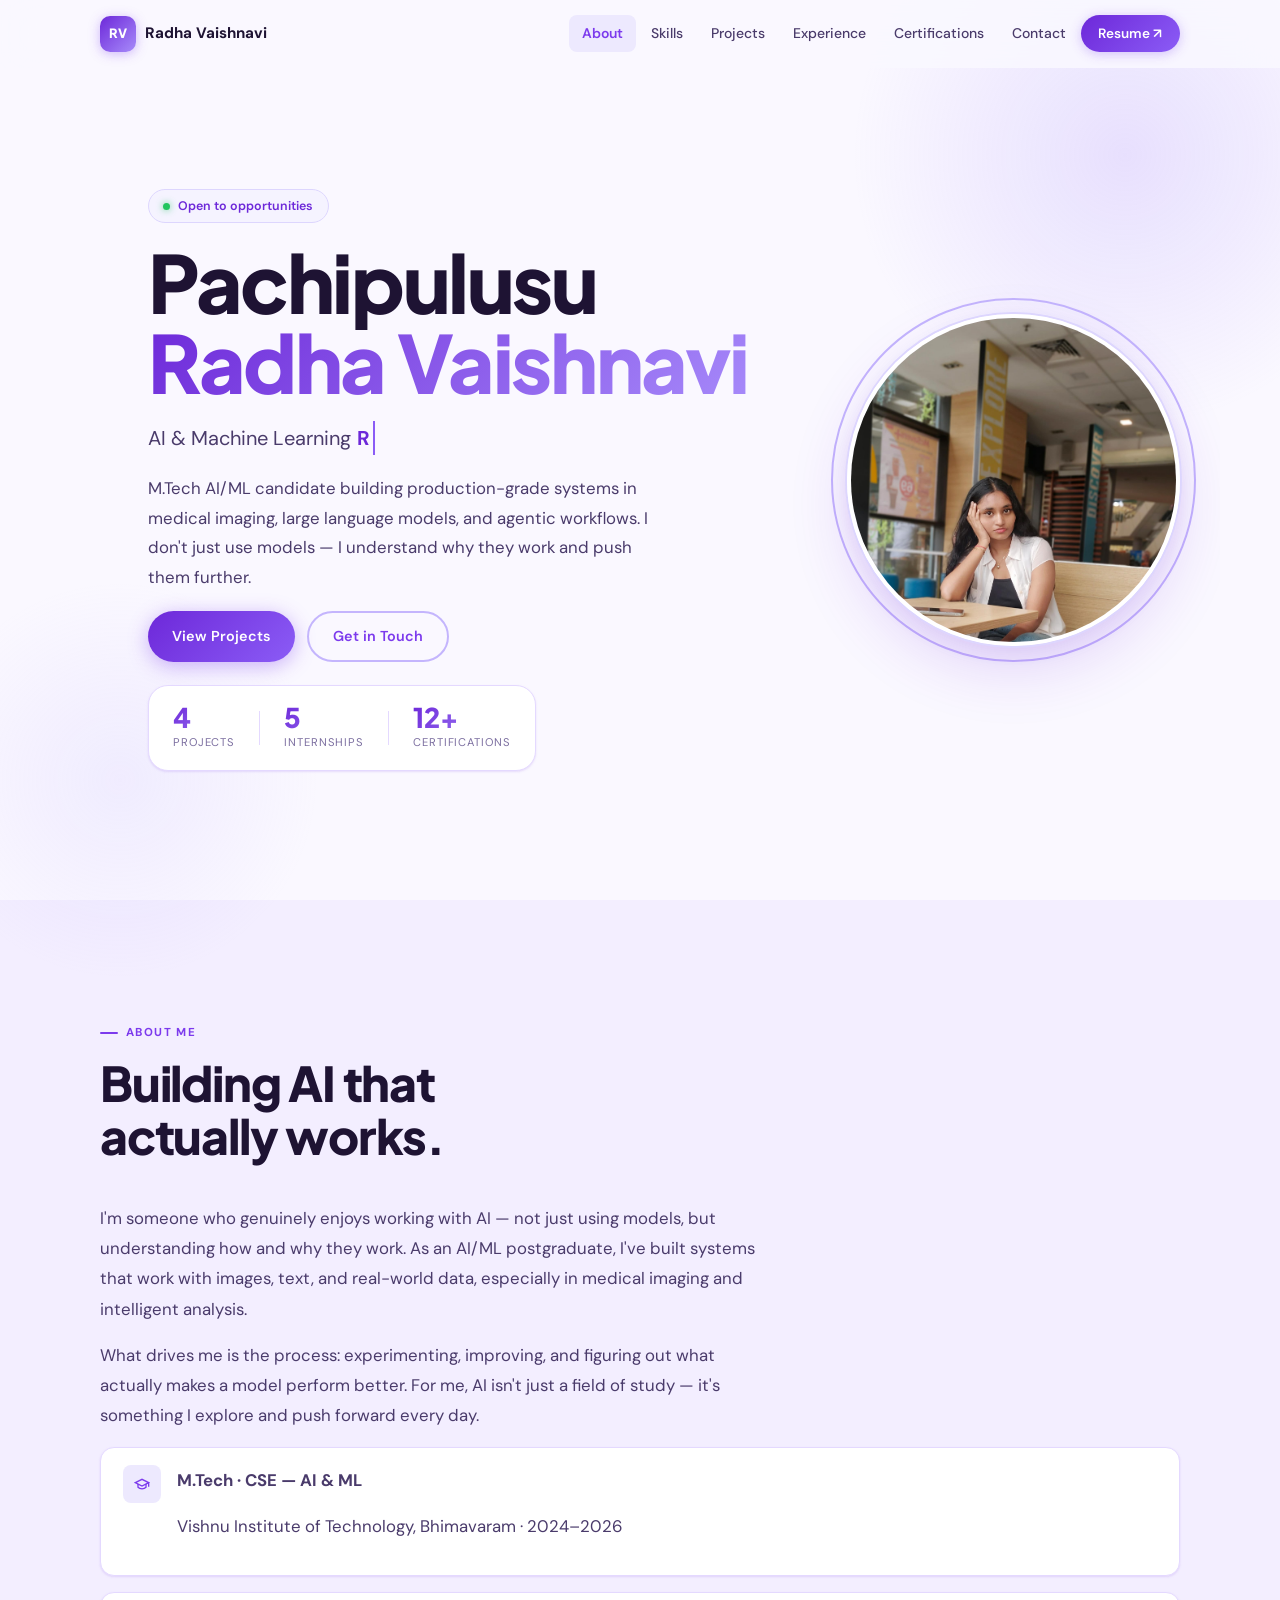
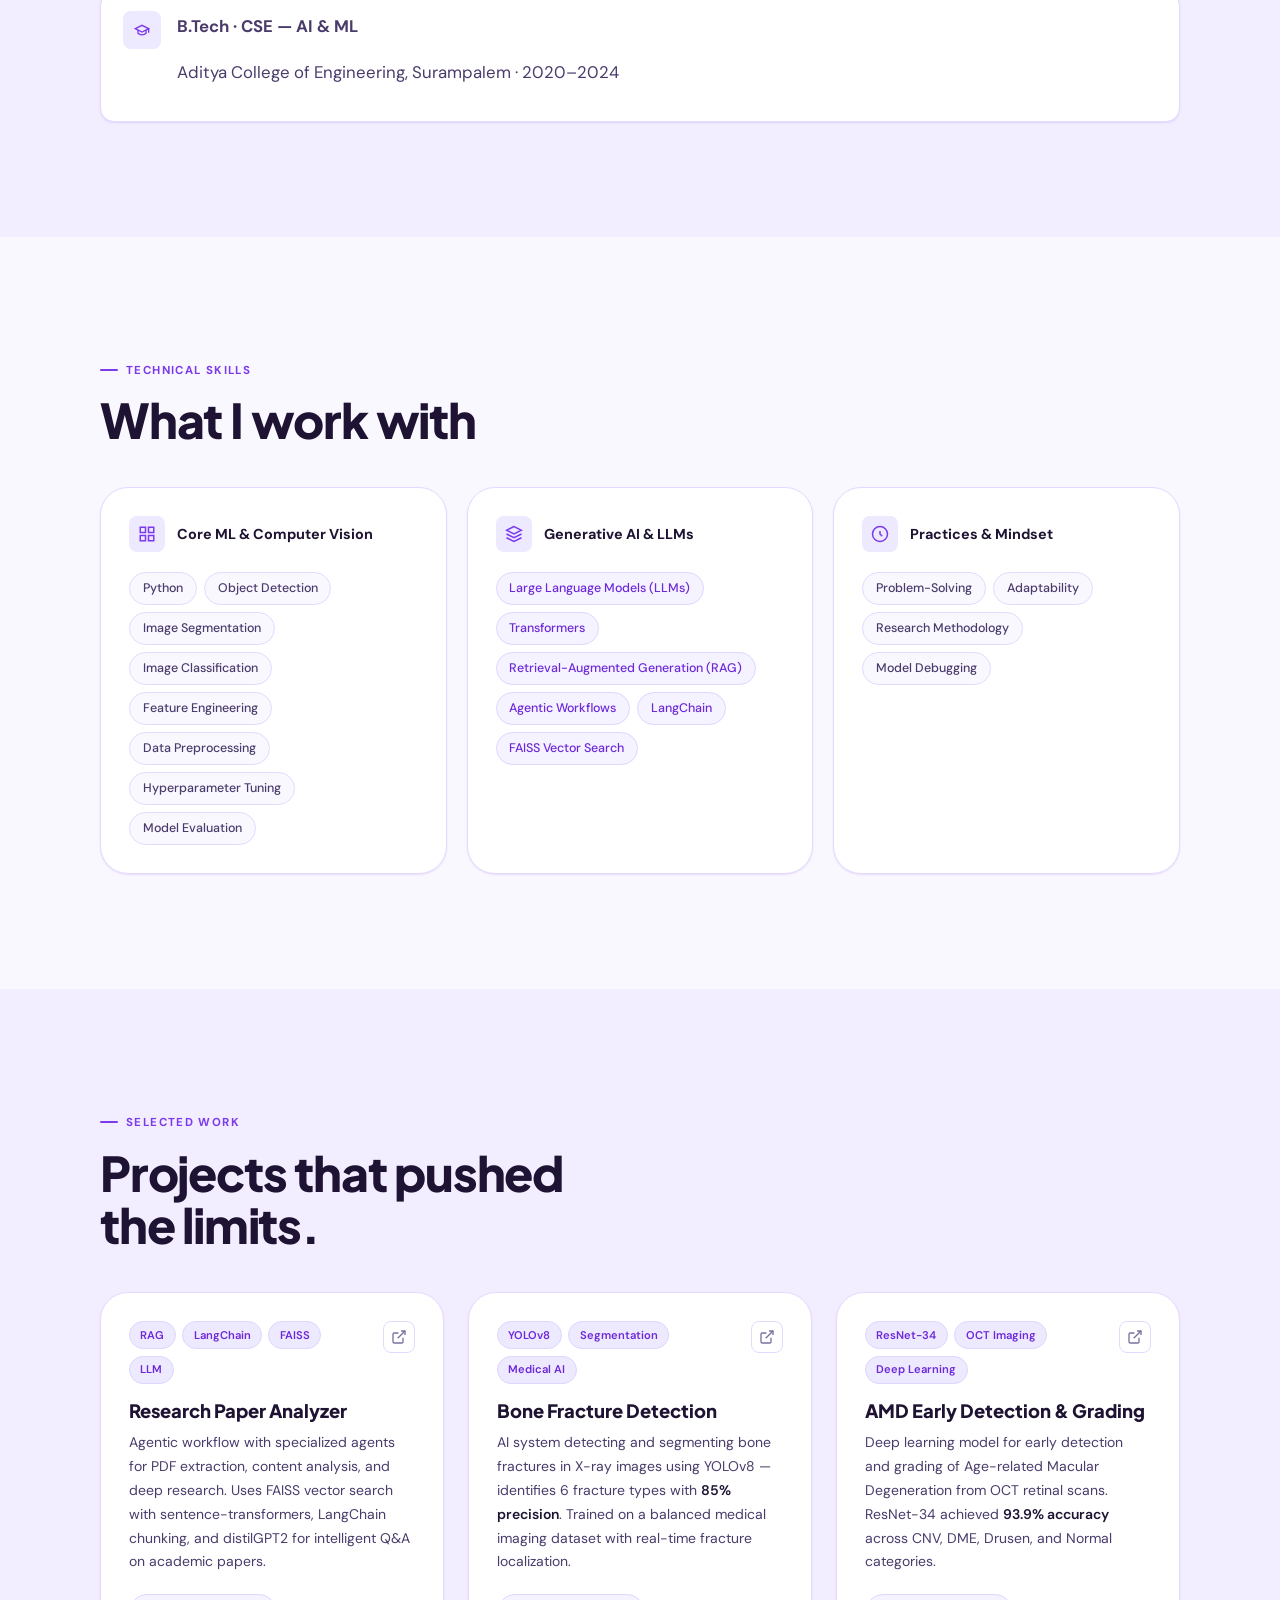
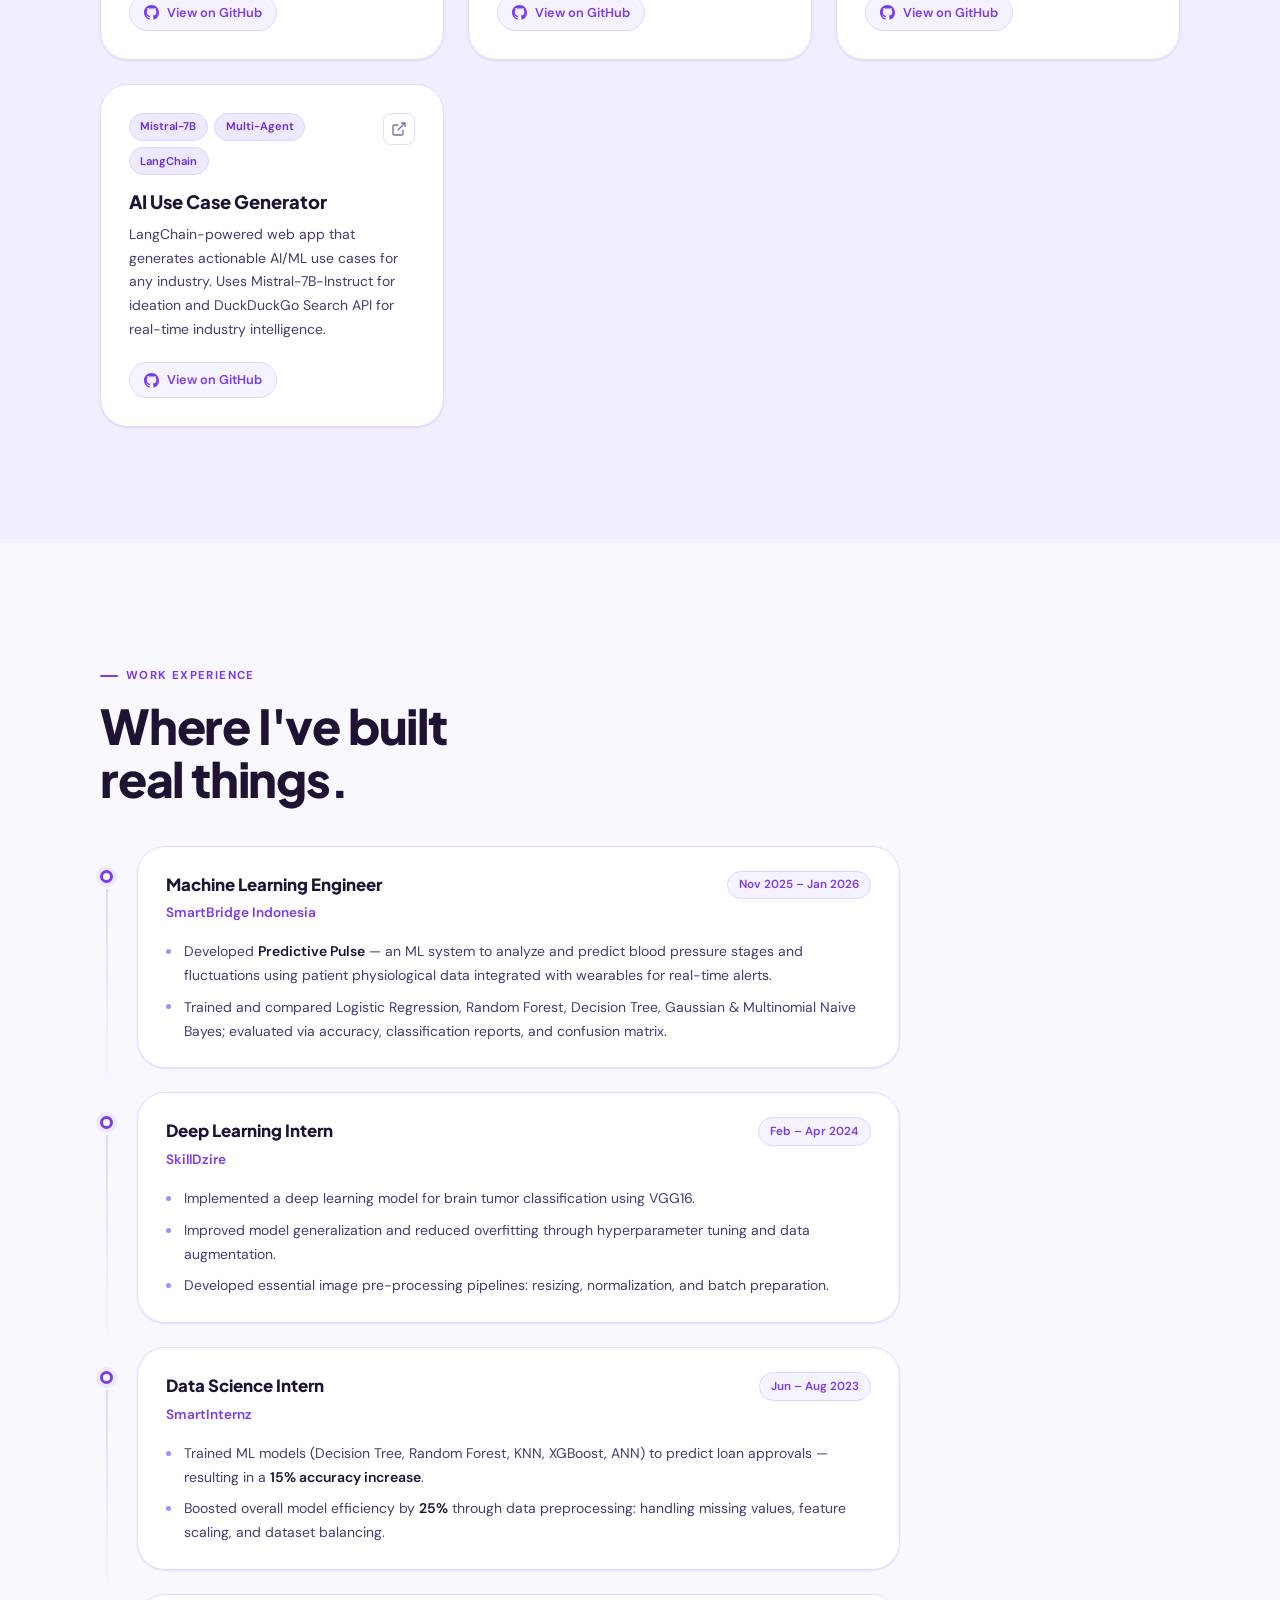
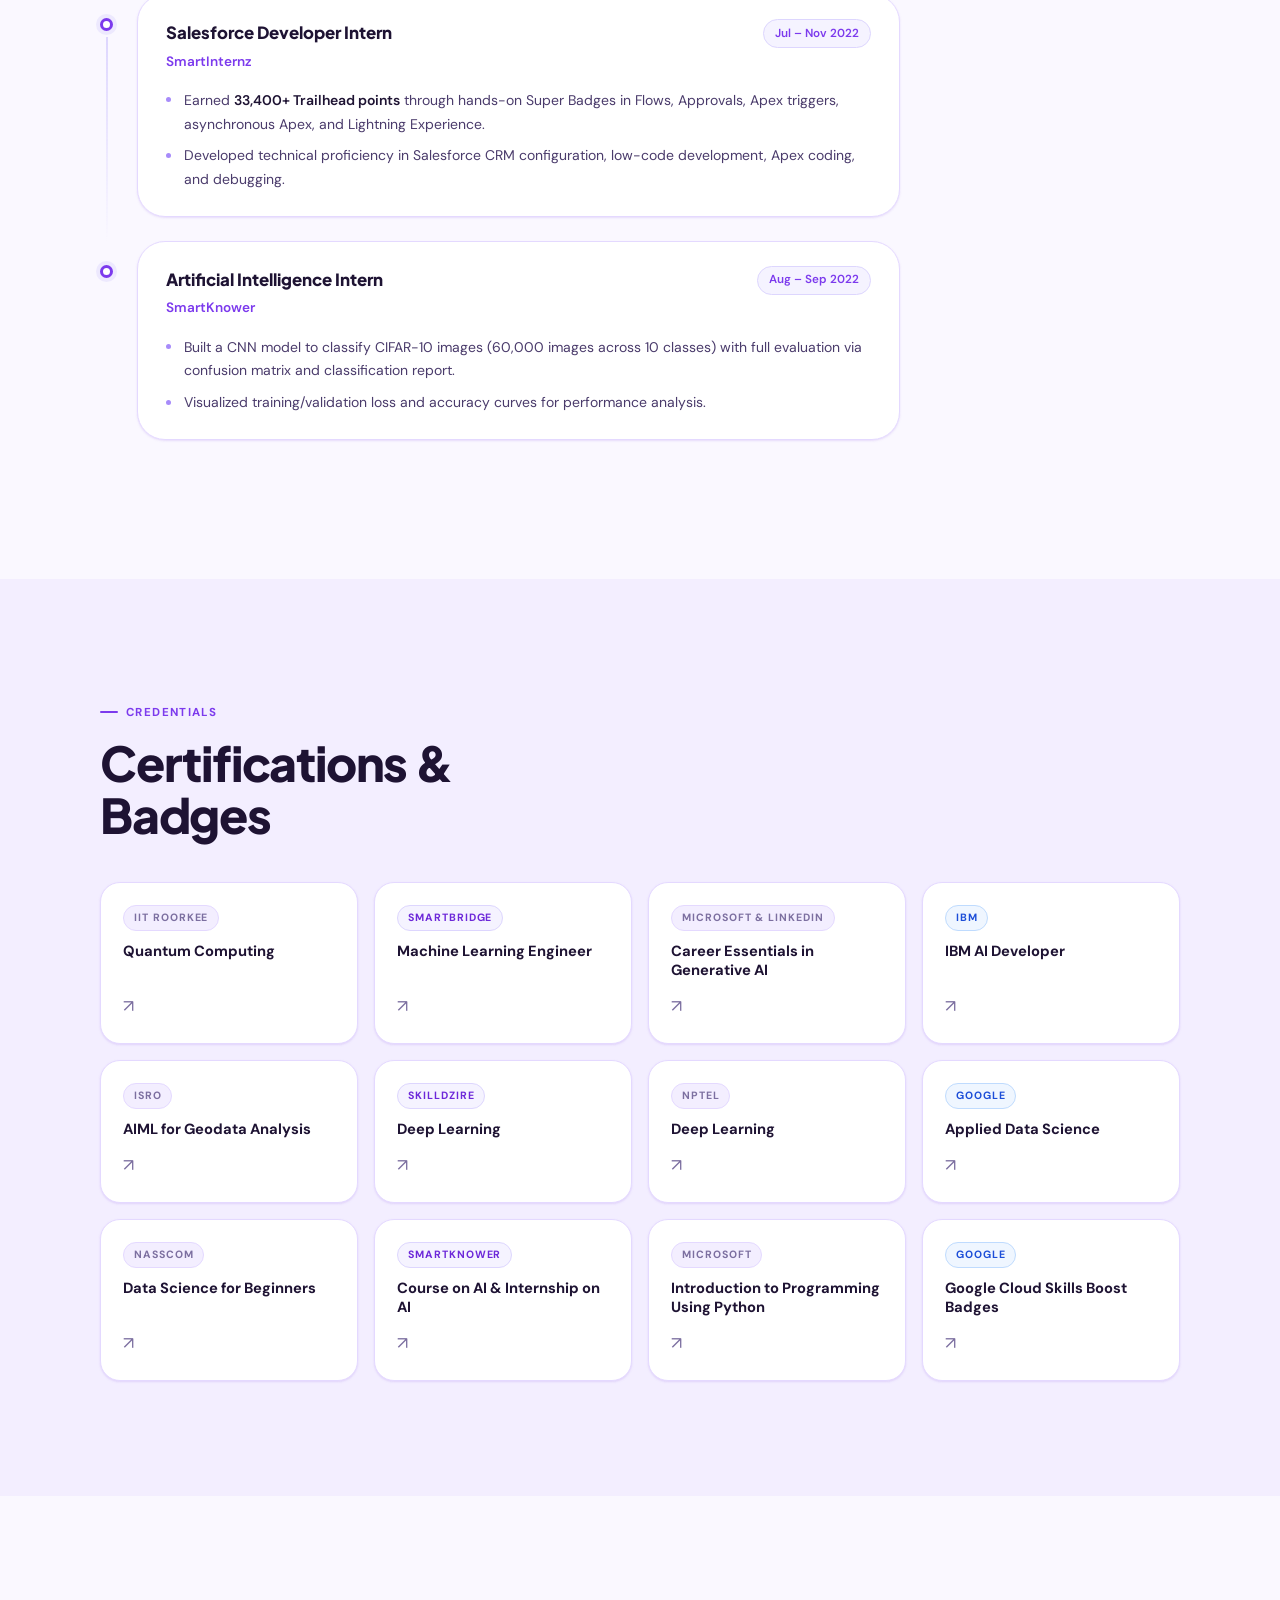
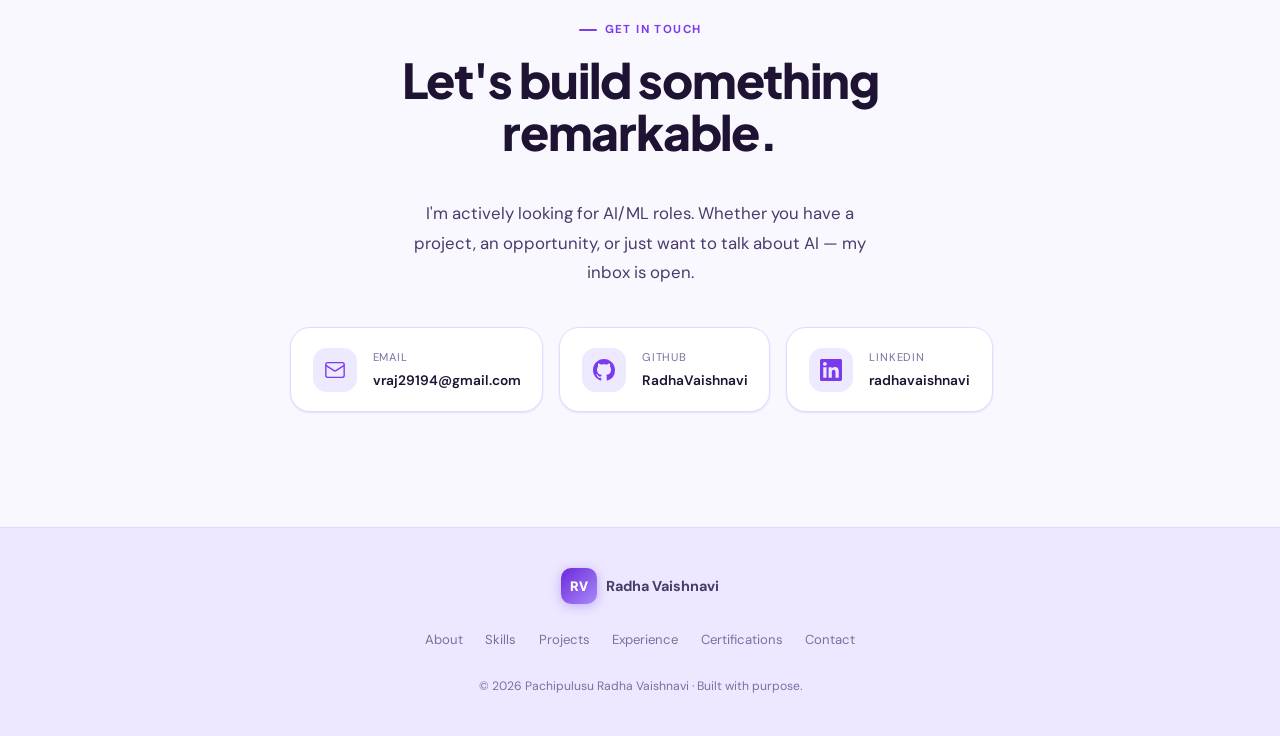
<file: index.html>
<!DOCTYPE html>
<html lang="en">
<head>
  <meta charset="UTF-8" />
  <meta name="viewport" content="width=device-width, initial-scale=1.0" />
  <meta name="description" content="Pachipulusu Radha Vaishnavi — AI & Machine Learning Engineer specializing in medical imaging, LLMs, RAG, and agentic workflows." />
  <title>Radha Vaishnavi · AI/ML Engineer</title>
  <link rel="preconnect" href="https://fonts.googleapis.com" />
  <link rel="preconnect" href="https://fonts.gstatic.com" crossorigin />
  <link href="https://fonts.googleapis.com/css2?family=Plus+Jakarta+Sans:wght@400;500;600;700;800&family=DM+Sans:ital,opsz,wght@0,9..40,300;0,9..40,400;0,9..40,500;0,9..40,600;1,9..40,400&display=swap" rel="stylesheet" />
  <link rel="stylesheet" href="styles.css" />
</head>
<body>

  <!-- ░░ NAV ░░ -->
  <header id="site-header">
    <nav class="nav-inner">
      <a href="#hero" class="nav-logo" aria-label="Home">
        <span class="logo-mark">RV</span>
        <span class="logo-text">Radha Vaishnavi</span>
      </a>
      <button class="nav-hamburger" id="nav-toggle" aria-label="Toggle menu" aria-expanded="false">
        <span></span><span></span><span></span>
      </button>
      <ul class="nav-links" id="nav-links">
        <li><a href="#about">About</a></li>
        <li><a href="#skills">Skills</a></li>
        <li><a href="#projects">Projects</a></li>
        <li><a href="#experience">Experience</a></li>
        <li><a href="#certifications">Certifications</a></li>
        <li><a href="#contact">Contact</a></li>
        <li>
          <a href="https://drive.google.com/file/d/1jKzKaxw7_eFCmlJjZmgJFA_kKw_AxVJJ/view?usp=sharing"
             class="nav-resume-btn" target="_blank" rel="noopener noreferrer">Resume ↗</a>
        </li>
      </ul>
    </nav>
  </header>

  <!-- ░░ HERO ░░ -->
  <section id="hero" class="hero-section">
    <div class="hero-bg">
      <div class="hero-orb hero-orb--1"></div>
      <div class="hero-orb hero-orb--2"></div>
      <div class="hero-grid"></div>
    </div>
    <div class="hero-content">
      <div class="hero-badge">
        <span class="hero-badge-dot"></span>
        Open to opportunities
      </div>
      <h1 class="hero-name">Pachipulusu<br><em>Radha Vaishnavi</em></h1>
      <p class="hero-role">
        <span class="role-prefix">AI &amp; Machine Learning</span>
        <span class="typewriter" id="typewriter"></span>
      </p>
      <p class="hero-bio">
        M.Tech AI/ML candidate building production-grade systems in medical imaging, 
        large language models, and agentic workflows. I don't just use models — 
        I understand why they work and push them further.
      </p>
      <div class="hero-actions">
        <a href="#projects" class="btn btn-primary">View Projects</a>
        <a href="#contact" class="btn btn-outline">Get in Touch</a>
      </div>
      <div class="hero-stats">
        <div class="stat">
          <span class="stat-num">4</span>
          <span class="stat-label">Projects</span>
        </div>
        <div class="stat-divider"></div>
        <div class="stat">
          <span class="stat-num">5</span>
          <span class="stat-label">Internships</span>
        </div>
        <div class="stat-divider"></div>
        <div class="stat">
          <span class="stat-num">12+</span>
          <span class="stat-label">Certifications</span>
        </div>
      </div>
    </div>
    <div class="hero-visual">
      <div class="hero-img-frame">
        <div class="hero-img-ring"></div>
        <img src="./images/profile-picture.png" alt="Radha Vaishnavi" class="hero-img" />
      </div>
    </div>
    </div>
  </section>

  <!-- ░░ ABOUT ░░ -->
  <section id="about" class="section section--alt">
    <div class="container">
      <div class="eyebrow">About Me</div>
      <div class="about-grid">
        <div class="about-text">
          <h2 class="h2">Building AI that<br><span class="gradient-text">actually works.</span></h2>
          <p>I'm someone who genuinely enjoys working with AI — not just using models, but understanding how and why they work. As an AI/ML postgraduate, I've built systems that work with images, text, and real-world data, especially in medical imaging and intelligent analysis.</p>
          <p>What drives me is the process: experimenting, improving, and figuring out what actually makes a model perform better. For me, AI isn't just a field of study — it's something I explore and push forward every day.</p>
          <div class="about-edu">
            <div class="edu-item">
              <div class="edu-icon">
                <svg width="16" height="16" viewBox="0 0 24 24" fill="none" stroke="currentColor" stroke-width="2"><path d="M22 10v6M2 10l10-5 10 5-10 5z"/><path d="M6 12v5c3 3 9 3 12 0v-5"/></svg>
              </div>
              <div>
                <p class="edu-degree">M.Tech · CSE — AI & ML</p>
                <p class="edu-school">Vishnu Institute of Technology, Bhimavaram · 2024–2026</p>
              </div>
            </div>
            <div class="edu-item">
              <div class="edu-icon">
                <svg width="16" height="16" viewBox="0 0 24 24" fill="none" stroke="currentColor" stroke-width="2"><path d="M22 10v6M2 10l10-5 10 5-10 5z"/><path d="M6 12v5c3 3 9 3 12 0v-5"/></svg>
              </div>
              <div>
                <p class="edu-degree">B.Tech · CSE — AI & ML</p>
                <p class="edu-school">Aditya College of Engineering, Surampalem · 2020–2024</p>
              </div>
            </div>
          </div>
        </div>
      </div>
    </div>
  </section>

  <!-- ░░ SKILLS ░░ -->
  <section id="skills" class="section">
    <div class="container">
      <div class="eyebrow">Technical Skills</div>
      <h2 class="h2">What I work with</h2>
      <div class="skills-groups">

        <div class="skill-group">
          <div class="skill-group-header">
            <div class="skill-group-icon">
              <svg width="18" height="18" viewBox="0 0 24 24" fill="none" stroke="currentColor" stroke-width="2"><rect x="3" y="3" width="7" height="7"/><rect x="14" y="3" width="7" height="7"/><rect x="14" y="14" width="7" height="7"/><rect x="3" y="14" width="7" height="7"/></svg>
            </div>
            <span>Core ML & Computer Vision</span>
          </div>
          <div class="skill-tags">
            <span class="tag">Python</span>
            <span class="tag">Object Detection</span>
            <span class="tag">Image Segmentation</span>
            <span class="tag">Image Classification</span>
            <span class="tag">Feature Engineering</span>
            <span class="tag">Data Preprocessing</span>
            <span class="tag">Hyperparameter Tuning</span>
            <span class="tag">Model Evaluation</span>
          </div>
        </div>

        <div class="skill-group">
          <div class="skill-group-header">
            <div class="skill-group-icon">
              <svg width="18" height="18" viewBox="0 0 24 24" fill="none" stroke="currentColor" stroke-width="2"><path d="M12 2L2 7l10 5 10-5-10-5z"/><path d="M2 17l10 5 10-5"/><path d="M2 12l10 5 10-5"/></svg>
            </div>
            <span>Generative AI &amp; LLMs</span>
          </div>
          <div class="skill-tags">
            <span class="tag tag--purple">Large Language Models (LLMs)</span>
            <span class="tag tag--purple">Transformers</span>
            <span class="tag tag--purple">Retrieval-Augmented Generation (RAG)</span>
            <span class="tag tag--purple">Agentic Workflows</span>
            <span class="tag tag--purple">LangChain</span>
            <span class="tag tag--purple">FAISS Vector Search</span>
          </div>
        </div>

        <div class="skill-group">
          <div class="skill-group-header">
            <div class="skill-group-icon">
              <svg width="18" height="18" viewBox="0 0 24 24" fill="none" stroke="currentColor" stroke-width="2"><circle cx="12" cy="12" r="10"/><path d="M12 8v4l3 3"/></svg>
            </div>
            <span>Practices &amp; Mindset</span>
          </div>
          <div class="skill-tags">
            <span class="tag">Problem-Solving</span>
            <span class="tag">Adaptability</span>
            <span class="tag">Research Methodology</span>
            <span class="tag">Model Debugging</span>
          </div>
        </div>

      </div>
    </div>
  </section>

  <!-- ░░ PROJECTS ░░ -->
  <section id="projects" class="section section--alt">
    <div class="container">
      <div class="eyebrow">Selected Work</div>
      <h2 class="h2">Projects that pushed<br><span class="gradient-text">the limits.</span></h2>
      <div class="projects-grid">

        <article class="project-card" data-index="01">
          <div class="project-card-inner">
            <div class="project-card-top">
              <div class="project-tags">
                <span class="ptag">RAG</span>
                <span class="ptag">LangChain</span>
                <span class="ptag">FAISS</span>
                <span class="ptag">LLM</span>
              </div>
              <a href="https://github.com/RadhaVaishnavi/ResearchPaper_analyzer"
                 class="project-link-icon" target="_blank" rel="noopener noreferrer" aria-label="View on GitHub">
                <svg width="16" height="16" viewBox="0 0 24 24" fill="none" stroke="currentColor" stroke-width="2"><path d="M18 13v6a2 2 0 0 1-2 2H5a2 2 0 0 1-2-2V8a2 2 0 0 1 2-2h6"/><polyline points="15 3 21 3 21 9"/><line x1="10" y1="14" x2="21" y2="3"/></svg>
              </a>
            </div>
            <h3 class="project-title">Research Paper Analyzer</h3>
            <p class="project-desc">Agentic workflow with specialized agents for PDF extraction, content analysis, and deep research. Uses FAISS vector search with sentence-transformers, LangChain chunking, and distilGPT2 for intelligent Q&amp;A on academic papers.</p>
            <div class="project-footer">
              <a href="https://github.com/RadhaVaishnavi/ResearchPaper_analyzer" class="project-gh-btn" target="_blank" rel="noopener noreferrer">
                <svg width="15" height="15" viewBox="0 0 24 24" fill="currentColor"><path d="M12 0C5.37 0 0 5.37 0 12c0 5.31 3.435 9.795 8.205 11.385.6.105.825-.255.825-.57 0-.285-.015-1.23-.015-2.235-3.015.555-3.795-.735-4.035-1.41-.135-.345-.72-1.41-1.23-1.695-.42-.225-1.02-.78-.015-.795.945-.015 1.62.87 1.845 1.23 1.08 1.815 2.805 1.305 3.495.99.105-.78.42-1.305.765-1.605-2.67-.3-5.46-1.335-5.46-5.925 0-1.305.465-2.385 1.23-3.225-.12-.3-.54-1.53.12-3.18 0 0 1.005-.315 3.3 1.23.96-.27 1.98-.405 3-.405s2.04.135 3 .405c2.295-1.56 3.3-1.23 3.3-1.23.66 1.65.24 2.88.12 3.18.765.84 1.23 1.905 1.23 3.225 0 4.605-2.805 5.625-5.475 5.925.435.375.81 1.095.81 2.22 0 1.605-.015 2.895-.015 3.3 0 .315.225.69.825.57A12.02 12.02 0 0024 12c0-6.63-5.37-12-12-12z"/></svg>
                View on GitHub
              </a>
            </div>
          </div>
          <div class="project-card-glow"></div>
        </article>

        <article class="project-card" data-index="02">
          <div class="project-card-inner">
            <div class="project-card-top">
              <div class="project-tags">
                <span class="ptag">YOLOv8</span>
                <span class="ptag">Segmentation</span>
                <span class="ptag">Medical AI</span>
              </div>
              <a href="https://github.com/RadhaVaishnavi/Bone-Fracture-Detection-using-YOLOv8-Segmentation"
                 class="project-link-icon" target="_blank" rel="noopener noreferrer" aria-label="View on GitHub">
                <svg width="16" height="16" viewBox="0 0 24 24" fill="none" stroke="currentColor" stroke-width="2"><path d="M18 13v6a2 2 0 0 1-2 2H5a2 2 0 0 1-2-2V8a2 2 0 0 1 2-2h6"/><polyline points="15 3 21 3 21 9"/><line x1="10" y1="14" x2="21" y2="3"/></svg>
              </a>
            </div>
            <h3 class="project-title">Bone Fracture Detection</h3>
            <p class="project-desc">AI system detecting and segmenting bone fractures in X-ray images using YOLOv8 — identifies 6 fracture types with <strong>85% precision</strong>. Trained on a balanced medical imaging dataset with real-time fracture localization.</p>
            <div class="project-footer">
              <a href="https://github.com/RadhaVaishnavi/Bone-Fracture-Detection-using-YOLOv8-Segmentation" class="project-gh-btn" target="_blank" rel="noopener noreferrer">
                <svg width="15" height="15" viewBox="0 0 24 24" fill="currentColor"><path d="M12 0C5.37 0 0 5.37 0 12c0 5.31 3.435 9.795 8.205 11.385.6.105.825-.255.825-.57 0-.285-.015-1.23-.015-2.235-3.015.555-3.795-.735-4.035-1.41-.135-.345-.72-1.41-1.23-1.695-.42-.225-1.02-.78-.015-.795.945-.015 1.62.87 1.845 1.23 1.08 1.815 2.805 1.305 3.495.99.105-.78.42-1.305.765-1.605-2.67-.3-5.46-1.335-5.46-5.925 0-1.305.465-2.385 1.23-3.225-.12-.3-.54-1.53.12-3.18 0 0 1.005-.315 3.3 1.23.96-.27 1.98-.405 3-.405s2.04.135 3 .405c2.295-1.56 3.3-1.23 3.3-1.23.66 1.65.24 2.88.12 3.18.765.84 1.23 1.905 1.23 3.225 0 4.605-2.805 5.625-5.475 5.925.435.375.81 1.095.81 2.22 0 1.605-.015 2.895-.015 3.3 0 .315.225.69.825.57A12.02 12.02 0 0024 12c0-6.63-5.37-12-12-12z"/></svg>
                View on GitHub
              </a>
            </div>
          </div>
          <div class="project-card-glow"></div>
        </article>

        <article class="project-card" data-index="03">
          <div class="project-card-inner">
            <div class="project-card-top">
              <div class="project-tags">
                <span class="ptag">ResNet-34</span>
                <span class="ptag">OCT Imaging</span>
                <span class="ptag">Deep Learning</span>
              </div>
              <a href="https://github.com/RadhaVaishnavi/AMD"
                 class="project-link-icon" target="_blank" rel="noopener noreferrer" aria-label="View on GitHub">
                <svg width="16" height="16" viewBox="0 0 24 24" fill="none" stroke="currentColor" stroke-width="2"><path d="M18 13v6a2 2 0 0 1-2 2H5a2 2 0 0 1-2-2V8a2 2 0 0 1 2-2h6"/><polyline points="15 3 21 3 21 9"/><line x1="10" y1="14" x2="21" y2="3"/></svg>
              </a>
            </div>
            <h3 class="project-title">AMD Early Detection & Grading</h3>
            <p class="project-desc">Deep learning model for early detection and grading of Age-related Macular Degeneration from OCT retinal scans. ResNet-34 achieved <strong>93.9% accuracy</strong> across CNV, DME, Drusen, and Normal categories.</p>
            <div class="project-footer">
              <a href="https://github.com/RadhaVaishnavi/AMD" class="project-gh-btn" target="_blank" rel="noopener noreferrer">
                <svg width="15" height="15" viewBox="0 0 24 24" fill="currentColor"><path d="M12 0C5.37 0 0 5.37 0 12c0 5.31 3.435 9.795 8.205 11.385.6.105.825-.255.825-.57 0-.285-.015-1.23-.015-2.235-3.015.555-3.795-.735-4.035-1.41-.135-.345-.72-1.41-1.23-1.695-.42-.225-1.02-.78-.015-.795.945-.015 1.62.87 1.845 1.23 1.08 1.815 2.805 1.305 3.495.99.105-.78.42-1.305.765-1.605-2.67-.3-5.46-1.335-5.46-5.925 0-1.305.465-2.385 1.23-3.225-.12-.3-.54-1.53.12-3.18 0 0 1.005-.315 3.3 1.23.96-.27 1.98-.405 3-.405s2.04.135 3 .405c2.295-1.56 3.3-1.23 3.3-1.23.66 1.65.24 2.88.12 3.18.765.84 1.23 1.905 1.23 3.225 0 4.605-2.805 5.625-5.475 5.925.435.375.81 1.095.81 2.22 0 1.605-.015 2.895-.015 3.3 0 .315.225.69.825.57A12.02 12.02 0 0024 12c0-6.63-5.37-12-12-12z"/></svg>
                View on GitHub
              </a>
            </div>
          </div>
          <div class="project-card-glow"></div>
        </article>

        <article class="project-card" data-index="04">
          <div class="project-card-inner">
            <div class="project-card-top">
              <div class="project-tags">
                <span class="ptag">Mistral-7B</span>
                <span class="ptag">Multi-Agent</span>
                <span class="ptag">LangChain</span>
              </div>
              <a href="https://github.com/RadhaVaishnavi/multi-agent"
                 class="project-link-icon" target="_blank" rel="noopener noreferrer" aria-label="View on GitHub">
                <svg width="16" height="16" viewBox="0 0 24 24" fill="none" stroke="currentColor" stroke-width="2"><path d="M18 13v6a2 2 0 0 1-2 2H5a2 2 0 0 1-2-2V8a2 2 0 0 1 2-2h6"/><polyline points="15 3 21 3 21 9"/><line x1="10" y1="14" x2="21" y2="3"/></svg>
              </a>
            </div>
            <h3 class="project-title">AI Use Case Generator</h3>
            <p class="project-desc">LangChain-powered web app that generates actionable AI/ML use cases for any industry. Uses Mistral-7B-Instruct for ideation and DuckDuckGo Search API for real-time industry intelligence.</p>
            <div class="project-footer">
              <a href="https://github.com/RadhaVaishnavi/multi-agent" class="project-gh-btn" target="_blank" rel="noopener noreferrer">
                <svg width="15" height="15" viewBox="0 0 24 24" fill="currentColor"><path d="M12 0C5.37 0 0 5.37 0 12c0 5.31 3.435 9.795 8.205 11.385.6.105.825-.255.825-.57 0-.285-.015-1.23-.015-2.235-3.015.555-3.795-.735-4.035-1.41-.135-.345-.72-1.41-1.23-1.695-.42-.225-1.02-.78-.015-.795.945-.015 1.62.87 1.845 1.23 1.08 1.815 2.805 1.305 3.495.99.105-.78.42-1.305.765-1.605-2.67-.3-5.46-1.335-5.46-5.925 0-1.305.465-2.385 1.23-3.225-.12-.3-.54-1.53.12-3.18 0 0 1.005-.315 3.3 1.23.96-.27 1.98-.405 3-.405s2.04.135 3 .405c2.295-1.56 3.3-1.23 3.3-1.23.66 1.65.24 2.88.12 3.18.765.84 1.23 1.905 1.23 3.225 0 4.605-2.805 5.625-5.475 5.925.435.375.81 1.095.81 2.22 0 1.605-.015 2.895-.015 3.3 0 .315.225.69.825.57A12.02 12.02 0 0024 12c0-6.63-5.37-12-12-12z"/></svg>
                View on GitHub
              </a>
            </div>
          </div>
          <div class="project-card-glow"></div>
        </article>

      </div>
    </div>
  </section>

  <!-- ░░ EXPERIENCE ░░ -->
  <section id="experience" class="section">
    <div class="container">
      <div class="eyebrow">Work Experience</div>
      <h2 class="h2">Where I've built<br><span class="gradient-text">real things.</span></h2>
      <div class="timeline">

        <div class="timeline-item">
          <div class="timeline-marker">
            <div class="tl-dot"></div>
            <div class="tl-line"></div>
          </div>
          <div class="timeline-card">
            <div class="tl-card-header">
              <div>
                <h3 class="tl-role">Machine Learning Engineer</h3>
                <p class="tl-company">SmartBridge Indonesia</p>
              </div>
              <span class="tl-period">Nov 2025 – Jan 2026</span>
            </div>
            <ul class="tl-bullets">
              <li>Developed <strong>Predictive Pulse</strong> — an ML system to analyze and predict blood pressure stages and fluctuations using patient physiological data integrated with wearables for real-time alerts.</li>
              <li>Trained and compared Logistic Regression, Random Forest, Decision Tree, Gaussian &amp; Multinomial Naive Bayes; evaluated via accuracy, classification reports, and confusion matrix.</li>
            </ul>
          </div>
        </div>

        <div class="timeline-item">
          <div class="timeline-marker">
            <div class="tl-dot"></div>
            <div class="tl-line"></div>
          </div>
          <div class="timeline-card">
            <div class="tl-card-header">
              <div>
                <h3 class="tl-role">Deep Learning Intern</h3>
                <p class="tl-company">SkillDzire</p>
              </div>
              <span class="tl-period">Feb – Apr 2024</span>
            </div>
            <ul class="tl-bullets">
              <li>Implemented a deep learning model for brain tumor classification using VGG16.</li>
              <li>Improved model generalization and reduced overfitting through hyperparameter tuning and data augmentation.</li>
              <li>Developed essential image pre-processing pipelines: resizing, normalization, and batch preparation.</li>
            </ul>
          </div>
        </div>

        <div class="timeline-item">
          <div class="timeline-marker">
            <div class="tl-dot"></div>
            <div class="tl-line"></div>
          </div>
          <div class="timeline-card">
            <div class="tl-card-header">
              <div>
                <h3 class="tl-role">Data Science Intern</h3>
                <p class="tl-company">SmartInternz</p>
              </div>
              <span class="tl-period">Jun – Aug 2023</span>
            </div>
            <ul class="tl-bullets">
              <li>Trained ML models (Decision Tree, Random Forest, KNN, XGBoost, ANN) to predict loan approvals — resulting in a <strong>15% accuracy increase</strong>.</li>
              <li>Boosted overall model efficiency by <strong>25%</strong> through data preprocessing: handling missing values, feature scaling, and dataset balancing.</li>
            </ul>
          </div>
        </div>

        <div class="timeline-item">
          <div class="timeline-marker">
            <div class="tl-dot"></div>
            <div class="tl-line"></div>
          </div>
          <div class="timeline-card">
            <div class="tl-card-header">
              <div>
                <h3 class="tl-role">Salesforce Developer Intern</h3>
                <p class="tl-company">SmartInternz</p>
              </div>
              <span class="tl-period">Jul – Nov 2022</span>
            </div>
            <ul class="tl-bullets">
              <li>Earned <strong>33,400+ Trailhead points</strong> through hands-on Super Badges in Flows, Approvals, Apex triggers, asynchronous Apex, and Lightning Experience.</li>
              <li>Developed technical proficiency in Salesforce CRM configuration, low-code development, Apex coding, and debugging.</li>
            </ul>
          </div>
        </div>

        <div class="timeline-item">
          <div class="timeline-marker">
            <div class="tl-dot"></div>
          </div>
          <div class="timeline-card">
            <div class="tl-card-header">
              <div>
                <h3 class="tl-role">Artificial Intelligence Intern</h3>
                <p class="tl-company">SmartKnower</p>
              </div>
              <span class="tl-period">Aug – Sep 2022</span>
            </div>
            <ul class="tl-bullets">
              <li>Built a CNN model to classify CIFAR-10 images (60,000 images across 10 classes) with full evaluation via confusion matrix and classification report.</li>
              <li>Visualized training/validation loss and accuracy curves for performance analysis.</li>
            </ul>
          </div>
        </div>

      </div>
    </div>
  </section>

  <!-- ░░ CERTIFICATIONS ░░ -->
  <section id="certifications" class="section section--alt">
    <div class="container">
      <div class="eyebrow">Credentials</div>
      <h2 class="h2">Certifications &amp;<br><span class="gradient-text">Badges</span></h2>
      <div class="certs-grid">

        <a href="https://drive.google.com/file/d/1_wHzadzHsIWVzP9xNH_dWdn2D4ra5awV/view?usp=sharing" class="cert-card" target="_blank" rel="noopener noreferrer">
          <div class="cert-issuer-badge">IIT Roorkee</div>
          <h3 class="cert-name">Quantum Computing</h3>
          <span class="cert-arrow">↗</span>
        </a>

        <a href="https://drive.google.com/file/d/1fStXoIJBll-LjmxOKt0-0YmOwMZtNBQD/view" class="cert-card" target="_blank" rel="noopener noreferrer">
          <div class="cert-issuer-badge cert-issuer-badge--purple">SmartBridge</div>
          <h3 class="cert-name">Machine Learning Engineer</h3>
          <span class="cert-arrow">↗</span>
        </a>

        <a href="https://drive.google.com/file/d/1jESImU77rNAnDYT5D4kSoxFht3Jx-q8l/view" class="cert-card" target="_blank" rel="noopener noreferrer">
          <div class="cert-issuer-badge">Microsoft &amp; LinkedIn</div>
          <h3 class="cert-name">Career Essentials in Generative AI</h3>
          <span class="cert-arrow">↗</span>
        </a>

        <a href="https://www.coursera.org/account/accomplishments/professional-cert/A66DIW8MG3JM" class="cert-card" target="_blank" rel="noopener noreferrer">
          <div class="cert-issuer-badge cert-issuer-badge--blue">IBM</div>
          <h3 class="cert-name">IBM AI Developer</h3>
          <span class="cert-arrow">↗</span>
        </a>

        <a href="https://drive.google.com/file/d/1O4HPdnnLZbnqToHDqicabntYwKYiN0Ek/view" class="cert-card" target="_blank" rel="noopener noreferrer">
          <div class="cert-issuer-badge">ISRO</div>
          <h3 class="cert-name">AIML for Geodata Analysis</h3>
          <span class="cert-arrow">↗</span>
        </a>

        <a href="https://drive.google.com/file/d/1LNFP3LuMr8T3D3ZKXvOTou5GU6j5N4ZR/view" class="cert-card" target="_blank" rel="noopener noreferrer">
          <div class="cert-issuer-badge cert-issuer-badge--purple">SkillDzire</div>
          <h3 class="cert-name">Deep Learning</h3>
          <span class="cert-arrow">↗</span>
        </a>

        <a href="https://drive.google.com/file/d/1t94eqRad37-lAe4sRpHt652JZpQoeYC8/view" class="cert-card" target="_blank" rel="noopener noreferrer">
          <div class="cert-issuer-badge">NPTEL</div>
          <h3 class="cert-name">Deep Learning</h3>
          <span class="cert-arrow">↗</span>
        </a>

        <a href="https://drive.google.com/file/d/1cod5lmINfrcsKXz-7qcVLptt34Ib254z/view" class="cert-card" target="_blank" rel="noopener noreferrer">
          <div class="cert-issuer-badge cert-issuer-badge--blue">Google</div>
          <h3 class="cert-name">Applied Data Science</h3>
          <span class="cert-arrow">↗</span>
        </a>

        <a href="https://drive.google.com/file/d/15ppHUHr1LWNTRX0bep6r-QgRfmQbd1Fy/view" class="cert-card" target="_blank" rel="noopener noreferrer">
          <div class="cert-issuer-badge">nasscom</div>
          <h3 class="cert-name">Data Science for Beginners</h3>
          <span class="cert-arrow">↗</span>
        </a>

        <a href="https://drive.google.com/file/d/1wNRNAuV7ge-T4AvLQTtlXW9HwU7QnNw7/view" class="cert-card" target="_blank" rel="noopener noreferrer">
          <div class="cert-issuer-badge cert-issuer-badge--purple">SmartKnower</div>
          <h3 class="cert-name">Course on AI &amp; Internship on AI</h3>
          <span class="cert-arrow">↗</span>
        </a>

        <a href="https://drive.google.com/file/d/1W9ySEqTiD_eTTuJVMiAfoON_VKB_CnsF/view" class="cert-card" target="_blank" rel="noopener noreferrer">
          <div class="cert-issuer-badge">Microsoft</div>
          <h3 class="cert-name">Introduction to Programming Using Python</h3>
          <span class="cert-arrow">↗</span>
        </a>

        <a href="https://www.skills.google/public_profiles/7a818060-bca4-476a-940a-b8166c2a7620" class="cert-card" target="_blank" rel="noopener noreferrer">
          <div class="cert-issuer-badge cert-issuer-badge--blue">Google</div>
          <h3 class="cert-name">Google Cloud Skills Boost Badges</h3>
          <span class="cert-arrow">↗</span>
        </a>

      </div>
    </div>
  </section>

  <!-- ░░ CONTACT ░░ -->
  <section id="contact" class="section">
    <div class="container">
      <div class="contact-inner">
        <div class="eyebrow">Get in Touch</div>
        <h2 class="h2 contact-heading">Let's build something<br><span class="gradient-text">remarkable.</span></h2>
        <p class="contact-sub">I'm actively looking for AI/ML roles. Whether you have a project, an opportunity, or just want to talk about AI — my inbox is open.</p>
        <div class="contact-links contact-links--3">
          <a href="mailto:vraj29194@gmail.com" class="contact-card">
            <div class="contact-card-icon">
              <svg width="22" height="22" viewBox="0 0 24 24" fill="none" stroke="currentColor" stroke-width="1.5"><rect x="2" y="4" width="20" height="16" rx="2"/><path d="m22 7-8.97 5.7a1.94 1.94 0 0 1-2.06 0L2 7"/></svg>
            </div>
            <div class="contact-card-text">
              <span class="contact-card-label">Email</span>
              <span class="contact-card-value">vraj29194@gmail.com</span>
            </div>
          </a>
          <a href="https://github.com/RadhaVaishnavi" target="_blank" rel="noopener noreferrer" class="contact-card">
            <div class="contact-card-icon">
              <svg width="22" height="22" viewBox="0 0 24 24" fill="currentColor"><path d="M12 0C5.37 0 0 5.37 0 12c0 5.31 3.435 9.795 8.205 11.385.6.105.825-.255.825-.57 0-.285-.015-1.23-.015-2.235-3.015.555-3.795-.735-4.035-1.41-.135-.345-.72-1.41-1.23-1.695-.42-.225-1.02-.78-.015-.795.945-.015 1.62.87 1.845 1.23 1.08 1.815 2.805 1.305 3.495.99.105-.78.42-1.305.765-1.605-2.67-.3-5.46-1.335-5.46-5.925 0-1.305.465-2.385 1.23-3.225-.12-.3-.54-1.53.12-3.18 0 0 1.005-.315 3.3 1.23.96-.27 1.98-.405 3-.405s2.04.135 3 .405c2.295-1.56 3.3-1.23 3.3-1.23.66 1.65.24 2.88.12 3.18.765.84 1.23 1.905 1.23 3.225 0 4.605-2.805 5.625-5.475 5.925.435.375.81 1.095.81 2.22 0 1.605-.015 2.895-.015 3.3 0 .315.225.69.825.57A12.02 12.02 0 0024 12c0-6.63-5.37-12-12-12z"/></svg>
            </div>
            <div class="contact-card-text">
              <span class="contact-card-label">GitHub</span>
              <span class="contact-card-value">RadhaVaishnavi</span>
            </div>
          </a>
          <a href="https://in.linkedin.com/in/radhavaishnavi" target="_blank" rel="noopener noreferrer" class="contact-card">
            <div class="contact-card-icon">
              <svg width="22" height="22" viewBox="0 0 24 24" fill="currentColor"><path d="M20.447 20.452h-3.554v-5.569c0-1.328-.027-3.037-1.852-3.037-1.853 0-2.136 1.445-2.136 2.939v5.667H9.351V9h3.414v1.561h.046c.477-.9 1.637-1.85 3.37-1.85 3.601 0 4.267 2.37 4.267 5.455v6.286zM5.337 7.433a2.062 2.062 0 0 1-2.063-2.065 2.064 2.064 0 1 1 2.063 2.065zm1.782 13.019H3.555V9h3.564v11.452zM22.225 0H1.771C.792 0 0 .774 0 1.729v20.542C0 23.227.792 24 1.771 24h20.451C23.2 24 24 23.227 24 22.271V1.729C24 .774 23.2 0 22.222 0h.003z"/></svg>
            </div>
            <div class="contact-card-text">
              <span class="contact-card-label">LinkedIn</span>
              <span class="contact-card-value">radhavaishnavi</span>
            </div>
          </a>
        </div>
      </div>
    </div>
  </section>

  <!-- ░░ FOOTER ░░ -->
  <footer class="site-footer">
    <div class="footer-inner">
      <div class="footer-logo">
        <span class="logo-mark">RV</span>
        <span>Radha Vaishnavi</span>
      </div>
      <nav class="footer-nav" aria-label="Footer navigation">
        <a href="#about">About</a>
        <a href="#skills">Skills</a>
        <a href="#projects">Projects</a>
        <a href="#experience">Experience</a>
        <a href="#certifications">Certifications</a>
        <a href="#contact">Contact</a>
      </nav>
      <p class="footer-copy">© 2026 Pachipulusu Radha Vaishnavi · Built with purpose.</p>
    </div>
  </footer>

  <script src="script.js"></script>
</body>
</html>
</file>
<file: styles.css>
/* ============================================================
   RADHA VAISHNAVI — LIGHT PURPLE THEME
   Clean, bright, AI/ML premium portfolio
   ============================================================ */

*, *::before, *::after { box-sizing: border-box; margin: 0; padding: 0; }

:root {
  /* ── Light purple palette ── */
  --bg:           #faf8ff;
  --bg-2:         #f3eeff;
  --bg-3:         #ede8ff;

  --surface:      #ffffff;
  --surface-2:    #f8f5ff;

  --purple-900:   #3b0764;
  --purple-800:   #5b21b6;
  --purple-700:   #6d28d9;
  --purple-600:   #7c3aed;
  --purple-500:   #8b5cf6;
  --purple-400:   #a78bfa;
  --purple-300:   #c4b5fd;
  --purple-200:   #ddd6fe;
  --purple-100:   #ede9fe;
  --purple-50:    #f5f3ff;

  --accent:       #7c3aed;
  --accent-light: #8b5cf6;
  --accent-hover: #6d28d9;

  --border:       #e4d9ff;
  --border-2:     #d4bbff;

  --text:         #1e1333;
  --text-2:       #4a3b6b;
  --text-3:       #7c6fa0;
  --text-inv:     #ffffff;

  --font-display: 'Plus Jakarta Sans', sans-serif;
  --font-body:    'DM Sans', sans-serif;

  --section-py:   clamp(4.5rem, 9vw, 8rem);
  --container:    1160px;
  --nav-h:        68px;

  --r-sm:   8px;
  --r-md:   14px;
  --r-lg:   20px;
  --r-xl:   28px;
  --r-full: 9999px;

  --shadow-sm: 0 1px 3px rgba(109,40,217,0.08), 0 1px 2px rgba(109,40,217,0.06);
  --shadow-md: 0 4px 16px rgba(109,40,217,0.10), 0 2px 6px rgba(109,40,217,0.07);
  --shadow-lg: 0 12px 40px rgba(109,40,217,0.13), 0 4px 12px rgba(109,40,217,0.08);
  --shadow-xl: 0 24px 60px rgba(109,40,217,0.16), 0 8px 20px rgba(109,40,217,0.10);

  --ease: cubic-bezier(0.16, 1, 0.3, 1);
  --t:    0.25s var(--ease);
}

html {
  scroll-behavior: smooth;
  scroll-padding-top: var(--nav-h);
  -webkit-font-smoothing: antialiased;
}

body {
  background: var(--bg);
  color: var(--text);
  font-family: var(--font-body);
  font-size: 1rem;
  line-height: 1.7;
  overflow-x: hidden;
}

img { display: block; max-width: 100%; }
a   { color: inherit; text-decoration: none; }
ul  { list-style: none; }
strong { color: var(--text); font-weight: 600; }

::-webkit-scrollbar { width: 6px; }
::-webkit-scrollbar-track { background: var(--bg); }
::-webkit-scrollbar-thumb { background: var(--purple-300); border-radius: 3px; }
::selection { background: var(--purple-200); color: var(--purple-800); }

.container {
  width: 100%;
  max-width: var(--container);
  margin: 0 auto;
  padding: 0 clamp(1.25rem, 5vw, 2.5rem);
}

.section { padding: var(--section-py) 0; }
.section--alt { background: var(--bg-2); }

/* ── Typography helpers ── */
.eyebrow {
  display: inline-flex;
  align-items: center;
  gap: 0.5rem;
  font-size: 0.72rem;
  font-weight: 700;
  letter-spacing: 0.12em;
  text-transform: uppercase;
  color: var(--accent);
  margin-bottom: 0.9rem;
}
.eyebrow::before {
  content: '';
  display: block;
  width: 18px; height: 2px;
  border-radius: 1px;
  background: var(--accent);
}

.h2 {
  font-family: var(--font-display);
  font-size: clamp(1.85rem, 4vw, 3rem);
  font-weight: 800;
  line-height: 1.1;
  letter-spacing: -0.025em;
  color: var(--text);
  margin-bottom: 2.5rem;
}

.grad {
  background: linear-gradient(135deg, var(--purple-700), var(--purple-500));
  -webkit-background-clip: text;
  -webkit-text-fill-color: transparent;
  background-clip: text;
}

/* ── Buttons ── */
.btn {
  display: inline-flex;
  align-items: center;
  gap: 0.45rem;
  padding: 0.7rem 1.5rem;
  border-radius: var(--r-full);
  font-size: 0.9rem;
  font-weight: 600;
  cursor: pointer;
  transition: var(--t);
  white-space: nowrap;
  border: none;
}
.btn-primary {
  background: linear-gradient(135deg, var(--purple-700), var(--purple-500));
  color: #fff;
  box-shadow: 0 4px 20px rgba(124,58,237,0.38);
}
.btn-primary:hover {
  transform: translateY(-2px);
  box-shadow: 0 8px 28px rgba(124,58,237,0.48);
}
.btn-outline {
  background: transparent;
  color: var(--accent);
  border: 2px solid var(--purple-300);
}
.btn-outline:hover {
  border-color: var(--accent);
  background: var(--purple-50);
  transform: translateY(-2px);
}

/* ═══════════════════════════════════════════════════════════
   NAV
═══════════════════════════════════════════════════════════ */
#site-header {
  position: fixed;
  top: 0; left: 0; right: 0;
  height: var(--nav-h);
  z-index: 999;
  background: rgba(250,248,255,0.85);
  backdrop-filter: blur(18px);
  -webkit-backdrop-filter: blur(18px);
  border-bottom: 1px solid transparent;
  transition: border-color 0.3s, box-shadow 0.3s;
}
#site-header.scrolled {
  border-color: var(--border);
  box-shadow: 0 2px 20px rgba(109,40,217,0.07);
}
.nav-inner {
  display: flex;
  align-items: center;
  justify-content: space-between;
  height: 100%;
  max-width: var(--container);
  margin: 0 auto;
  padding: 0 clamp(1.25rem, 5vw, 2.5rem);
}
.nav-logo {
  display: flex;
  align-items: center;
  gap: 0.55rem;
  font-weight: 700;
  font-size: 0.95rem;
  color: var(--text);
}
.logo-mark {
  display: flex;
  align-items: center;
  justify-content: center;
  width: 36px; height: 36px;
  border-radius: 10px;
  background: linear-gradient(135deg, var(--purple-700), var(--purple-400));
  font-family: var(--font-display);
  font-weight: 800;
  font-size: 0.8rem;
  color: #fff;
  box-shadow: 0 2px 12px rgba(124,58,237,0.35);
  flex-shrink: 0;
}
.nav-links {
  display: flex;
  align-items: center;
  gap: 0.15rem;
}
.nav-links li a {
  display: block;
  padding: 0.4rem 0.8rem;
  font-size: 0.875rem;
  font-weight: 500;
  color: var(--text-2);
  border-radius: var(--r-sm);
  transition: var(--t);
}
.nav-links li a:hover  { color: var(--accent); background: var(--purple-50); }
.nav-links li a.active { color: var(--accent); background: var(--purple-100); font-weight: 600; }
.nav-resume-btn {
  padding: 0.42rem 1.1rem !important;
  border-radius: var(--r-full) !important;
  background: linear-gradient(135deg, var(--purple-700), var(--purple-500)) !important;
  color: #fff !important;
  font-weight: 600 !important;
  font-size: 0.85rem !important;
  box-shadow: 0 2px 12px rgba(124,58,237,0.3) !important;
  transition: var(--t) !important;
}
.nav-resume-btn:hover {
  transform: translateY(-1px) !important;
  box-shadow: 0 4px 18px rgba(124,58,237,0.42) !important;
  background: linear-gradient(135deg, var(--purple-800), var(--purple-600)) !important;
}
.nav-hamburger {
  display: none;
  flex-direction: column;
  gap: 5px;
  background: none;
  border: none;
  cursor: pointer;
  padding: 6px;
}
.nav-hamburger span {
  display: block;
  width: 22px; height: 2px;
  background: var(--text-2);
  border-radius: 2px;
  transition: var(--t);
}
.nav-hamburger.open span:nth-child(1) { transform: translateY(7px) rotate(45deg); }
.nav-hamburger.open span:nth-child(2) { opacity: 0; }
.nav-hamburger.open span:nth-child(3) { transform: translateY(-7px) rotate(-45deg); }

/* ═══════════════════════════════════════════════════════════
   HERO
═══════════════════════════════════════════════════════════ */
.hero-section {
  min-height: 100svh;
  display: flex;
  align-items: center;
  padding: calc(var(--nav-h) + 3.5rem) clamp(1.25rem, 5vw, 2.5rem) 4rem;
  max-width: var(--container);
  margin: 0 auto;
  gap: 3rem;
  position: relative;
  overflow: hidden;
}
/* Decorative blobs — behind everything, not affecting layout */
body::before {
  content: '';
  position: fixed;
  top: -120px; right: -120px;
  width: 550px; height: 550px;
  border-radius: 50%;
  background: radial-gradient(circle, rgba(167,139,250,0.22), transparent 70%);
  pointer-events: none;
  z-index: 0;
  animation: blobFloat 14s ease-in-out infinite;
}
body::after {
  content: '';
  position: fixed;
  bottom: -80px; left: -80px;
  width: 400px; height: 400px;
  border-radius: 50%;
  background: radial-gradient(circle, rgba(196,181,253,0.18), transparent 70%);
  pointer-events: none;
  z-index: 0;
  animation: blobFloat 18s ease-in-out infinite reverse;
}
@keyframes blobFloat {
  0%,100% { transform: translate(0,0) scale(1); }
  50%      { transform: translate(-20px, 25px) scale(1.04); }
}

.hero-content {
  flex: 1;
  min-width: 0;
  display: flex;
  flex-direction: column;
  align-items: flex-start;
  gap: 1.2rem;
  position: relative;
  z-index: 1;
  animation: fadeUp 0.8s var(--ease) both;
}
@keyframes fadeUp {
  from { opacity: 0; transform: translateY(28px); }
  to   { opacity: 1; transform: translateY(0); }
}

.hero-badge {
  display: inline-flex;
  align-items: center;
  gap: 0.5rem;
  padding: 0.32rem 0.9rem;
  border-radius: var(--r-full);
  border: 1.5px solid var(--purple-200);
  background: var(--purple-50);
  font-size: 0.78rem;
  font-weight: 600;
  color: var(--purple-700);
}
.hero-badge-dot {
  width: 7px; height: 7px;
  border-radius: 50%;
  background: #22c55e;
  box-shadow: 0 0 7px rgba(34,197,94,0.7);
  animation: blink 2s ease-in-out infinite;
}
@keyframes blink {
  0%,100% { opacity: 1; }
  50%      { opacity: 0.5; transform: scale(1.25); }
}

.hero-name {
  font-family: var(--font-display);
  font-size: clamp(2.4rem, 6.5vw, 5rem);
  font-weight: 800;
  line-height: 1.0;
  letter-spacing: -0.03em;
  color: var(--text);
}
.hero-name em {
  font-style: normal;
  background: linear-gradient(135deg, var(--purple-700) 0%, var(--purple-400) 100%);
  -webkit-background-clip: text;
  -webkit-text-fill-color: transparent;
  background-clip: text;
}

.hero-role {
  font-size: clamp(1rem, 2.2vw, 1.25rem);
  font-weight: 400;
  color: var(--text-2);
  display: flex;
  align-items: center;
  gap: 0.4rem;
}
.typewriter {
  color: var(--purple-700);
  font-weight: 700;
  border-right: 2.5px solid var(--purple-500);
  padding-right: 3px;
}

.hero-bio {
  font-size: clamp(0.92rem, 1.8vw, 1.05rem);
  color: var(--text-2);
  max-width: 500px;
  line-height: 1.75;
}

.hero-actions {
  display: flex;
  gap: 0.75rem;
  flex-wrap: wrap;
}

.hero-stats {
  display: flex;
  align-items: center;
  gap: 1.5rem;
  padding: 1.1rem 1.5rem;
  border-radius: var(--r-lg);
  background: var(--surface);
  border: 1.5px solid var(--border);
  box-shadow: var(--shadow-sm);
  margin-top: 0.25rem;
}
.stat-num {
  display: block;
  font-family: var(--font-display);
  font-size: 1.7rem;
  font-weight: 800;
  line-height: 1;
  background: linear-gradient(135deg, var(--purple-700), var(--purple-400));
  -webkit-background-clip: text;
  -webkit-text-fill-color: transparent;
  background-clip: text;
}
.stat-label {
  display: block;
  font-size: 0.7rem;
  color: var(--text-3);
  text-transform: uppercase;
  letter-spacing: 0.08em;
  margin-top: 2px;
}
.stat-divider {
  width: 1px;
  height: 34px;
  background: var(--border);
}

.hero-visual {
  flex-shrink: 0;
  position: relative;
  z-index: 1;
  animation: fadeUp 0.9s var(--ease) 0.15s both;
}
.hero-img-frame {
  position: relative;
  width: clamp(200px, 26vw, 340px);
  aspect-ratio: 1;
}
.hero-img-ring {
  position: absolute;
  inset: -16px;
  border-radius: 50%;
  border: 2px solid var(--purple-300);
  animation: ringPulse 4s ease-in-out infinite;
}

@keyframes ringPulse {
  0%,100% { transform: scale(1); opacity: 0.9; }
  50%      { transform: scale(1.025); opacity: 0.6; }
}
.hero-img {
  width: 100%; height: 100%;
  object-fit: cover;
  border-radius: 50%;
  border: 4px solid var(--surface);
  box-shadow: 0 0 0 2px var(--purple-200), var(--shadow-xl);
  position: relative;
  z-index: 1;
}

/* ═══════════════════════════════════════════════════════════
   ABOUT
═══════════════════════════════════════════════════════════ */
.about-text p {
  color: var(--text-2);
  font-size: 1.05rem;
  line-height: 1.8;
  max-width: 660px;
  margin-bottom: 1rem;
}

.about-edu {
  display: flex;
  flex-direction: column;
  gap: 1rem;
  margin-top: 1rem;
}
.edu-item {
  display: flex;
  align-items: flex-start;
  gap: 1rem;
  padding: 1.1rem 1.4rem;
  border-radius: var(--r-md);
  border: 1.5px solid var(--border);
  background: var(--surface);
  box-shadow: var(--shadow-sm);
  transition: var(--t);
}
.edu-item:hover { border-color: var(--purple-300); box-shadow: var(--shadow-md); transform: translateX(4px); }
.edu-icon {
  display: flex; align-items: center; justify-content: center;
  width: 38px; height: 38px;
  border-radius: var(--r-sm);
  background: var(--purple-100);
  color: var(--accent);
  flex-shrink: 0;
}
.edu-degree { font-weight: 700; font-size: 0.95rem; color: var(--text); margin-bottom: 2px; }
.edu-school  { font-size: 0.82rem; color: var(--text-3); }

/* ═══════════════════════════════════════════════════════════
   SKILLS
═══════════════════════════════════════════════════════════ */
.skills-groups {
  display: grid;
  grid-template-columns: repeat(auto-fit, minmax(280px, 1fr));
  gap: 1.25rem;
}
.skill-group {
  padding: 1.75rem;
  border-radius: var(--r-xl);
  border: 1.5px solid var(--border);
  background: var(--surface);
  box-shadow: var(--shadow-sm);
  transition: var(--t);
}
.skill-group:hover { border-color: var(--purple-300); box-shadow: var(--shadow-md); }

.skill-group-header {
  display: flex;
  align-items: center;
  gap: 0.75rem;
  margin-bottom: 1.25rem;
  font-weight: 700;
  font-size: 0.9rem;
  color: var(--text);
}
.skill-group-icon {
  display: flex; align-items: center; justify-content: center;
  width: 36px; height: 36px;
  border-radius: var(--r-sm);
  background: var(--purple-100);
  color: var(--accent);
  flex-shrink: 0;
}
.skill-tags { display: flex; flex-wrap: wrap; gap: 0.45rem; }
.tag {
  padding: 0.3rem 0.8rem;
  border-radius: var(--r-full);
  font-size: 0.78rem;
  font-weight: 500;
  border: 1.5px solid var(--border);
  color: var(--text-2);
  background: var(--bg);
  transition: var(--t);
  cursor: default;
}
.tag:hover { border-color: var(--purple-300); color: var(--accent); background: var(--purple-50); }
.tag--purple {
  border-color: var(--purple-200);
  color: var(--purple-700);
  background: var(--purple-50);
}
.tag--purple:hover { border-color: var(--purple-400); background: var(--purple-100); }

/* ═══════════════════════════════════════════════════════════
   PROJECTS
═══════════════════════════════════════════════════════════ */
.projects-grid {
  display: grid;
  grid-template-columns: repeat(auto-fit, minmax(310px, 1fr));
  gap: 1.5rem;
}
.project-card {
  display: flex;
  flex-direction: column;
  padding: 1.75rem;
  border-radius: var(--r-xl);
  border: 1.5px solid var(--border);
  background: var(--surface);
  box-shadow: var(--shadow-sm);
  transition: transform var(--t), border-color var(--t), box-shadow var(--t);
  position: relative;
  overflow: hidden;
}
.project-card::before {
  content: '';
  position: absolute;
  top: 0; left: 0; right: 0;
  height: 3px;
  background: linear-gradient(90deg, var(--purple-600), var(--purple-300));
  opacity: 0;
  transition: opacity var(--t);
}
.project-card:hover { transform: translateY(-5px); border-color: var(--purple-300); box-shadow: var(--shadow-lg); }
.project-card:hover::before { opacity: 1; }

.project-card-top {
  display: flex;
  align-items: flex-start;
  justify-content: space-between;
  gap: 1rem;
  margin-bottom: 1rem;
}
.project-tags { display: flex; flex-wrap: wrap; gap: 0.4rem; }
.ptag {
  padding: 0.22rem 0.65rem;
  border-radius: var(--r-full);
  font-size: 0.7rem;
  font-weight: 600;
  background: var(--purple-100);
  color: var(--purple-700);
  border: 1px solid var(--purple-200);
}
.project-link-icon {
  display: flex; align-items: center; justify-content: center;
  width: 32px; height: 32px;
  border-radius: var(--r-sm);
  border: 1.5px solid var(--border);
  color: var(--text-3);
  flex-shrink: 0;
  transition: var(--t);
}
.project-link-icon:hover { border-color: var(--accent); color: var(--accent); background: var(--purple-50); }
.project-title {
  font-family: var(--font-display);
  font-size: 1.15rem;
  font-weight: 800;
  color: var(--text);
  line-height: 1.2;
  margin-bottom: 0.6rem;
}
.project-desc {
  font-size: 0.875rem;
  color: var(--text-2);
  line-height: 1.7;
  flex: 1;
}
.project-footer { margin-top: 1.25rem; }
.project-gh-btn {
  display: inline-flex;
  align-items: center;
  gap: 0.45rem;
  font-size: 0.8rem;
  font-weight: 600;
  color: var(--accent);
  padding: 0.4rem 0.9rem;
  border-radius: var(--r-full);
  border: 1.5px solid var(--purple-200);
  background: var(--purple-50);
  transition: var(--t);
}
.project-gh-btn:hover { background: var(--purple-100); border-color: var(--purple-400); }

/* ═══════════════════════════════════════════════════════════
   TIMELINE / EXPERIENCE
═══════════════════════════════════════════════════════════ */
.timeline {
  display: flex;
  flex-direction: column;
  max-width: 800px;
}
.timeline-item {
  display: flex;
  gap: 1.5rem;
}
.timeline-marker {
  display: flex;
  flex-direction: column;
  align-items: center;
  flex-shrink: 0;
  padding-top: 1.5rem;
}
.tl-dot {
  width: 13px; height: 13px;
  border-radius: 50%;
  background: var(--surface);
  border: 3px solid var(--accent);
  box-shadow: 0 0 0 4px var(--purple-100);
  z-index: 1;
  flex-shrink: 0;
}
.tl-line {
  width: 2px;
  flex: 1;
  background: linear-gradient(to bottom, var(--purple-200), transparent);
  margin-top: 6px;
  min-height: 40px;
}
.timeline-card {
  flex: 1;
  padding: 1.5rem 1.75rem;
  margin-bottom: 1.5rem;
  border-radius: var(--r-xl);
  border: 1.5px solid var(--border);
  background: var(--surface);
  box-shadow: var(--shadow-sm);
  transition: var(--t);
}
.timeline-card:hover { border-color: var(--purple-300); box-shadow: var(--shadow-md); }
.tl-card-header {
  display: flex;
  align-items: flex-start;
  justify-content: space-between;
  gap: 1rem;
  margin-bottom: 1rem;
}
.tl-role    { font-family: var(--font-display); font-size: 1.05rem; font-weight: 800; color: var(--text); margin-bottom: 2px; }
.tl-company { font-size: 0.85rem; font-weight: 600; color: var(--accent); }
.tl-period  {
  font-size: 0.73rem; font-weight: 600; color: var(--purple-600);
  white-space: nowrap; flex-shrink: 0;
  padding: 0.22rem 0.7rem;
  border-radius: var(--r-full);
  border: 1.5px solid var(--purple-200);
  background: var(--purple-50);
}
.tl-bullets { display: flex; flex-direction: column; gap: 0.5rem; }
.tl-bullets li {
  font-size: 0.875rem;
  color: var(--text-2);
  line-height: 1.7;
  padding-left: 1.1rem;
  position: relative;
}
.tl-bullets li::before {
  content: '';
  position: absolute;
  left: 0; top: 0.62em;
  width: 5px; height: 5px;
  border-radius: 50%;
  background: var(--purple-400);
}

/* ═══════════════════════════════════════════════════════════
   CERTIFICATIONS
═══════════════════════════════════════════════════════════ */
.certs-grid {
  display: grid;
  grid-template-columns: repeat(auto-fill, minmax(220px, 1fr));
  gap: 1rem;
}
.cert-card {
  display: flex;
  flex-direction: column;
  padding: 1.35rem 1.4rem;
  border-radius: var(--r-lg);
  border: 1.5px solid var(--border);
  background: var(--surface);
  box-shadow: var(--shadow-sm);
  transition: transform var(--t), border-color var(--t), box-shadow var(--t);
  position: relative;
  overflow: hidden;
}
.cert-card:hover { transform: translateY(-3px); border-color: var(--purple-300); box-shadow: var(--shadow-md); }
.cert-issuer-badge {
  display: inline-block;
  font-size: 0.66rem;
  font-weight: 700;
  letter-spacing: 0.09em;
  text-transform: uppercase;
  padding: 0.2rem 0.6rem;
  border-radius: var(--r-full);
  border: 1.5px solid var(--border);
  color: var(--text-3);
  background: var(--bg-2);
  margin-bottom: 0.7rem;
  width: fit-content;
}
.cert-issuer-badge--purple { border-color: var(--purple-200); color: var(--purple-700); background: var(--purple-50); }
.cert-issuer-badge--blue   { border-color: #bfdbfe; color: #1d4ed8; background: #eff6ff; }
.cert-name  { font-size: 0.92rem; font-weight: 700; color: var(--text); line-height: 1.3; flex: 1; }
.cert-arrow { font-size: 1.1rem; color: var(--text-3); margin-top: 0.7rem; display: block; transition: var(--t); }
.cert-card:hover .cert-arrow { transform: translate(3px,-3px); color: var(--accent); }

/* ═══════════════════════════════════════════════════════════
   CONTACT
═══════════════════════════════════════════════════════════ */
.contact-inner { max-width: 700px; margin: 0 auto; text-align: center; }
.contact-heading { text-align: center; }
.contact-sub {
  font-size: 1.05rem;
  color: var(--text-2);
  max-width: 480px;
  margin: 0 auto 2.5rem;
  line-height: 1.75;
}
.contact-links {
  display: grid;
  grid-template-columns: repeat(3, 1fr);
  max-width: 860px;
  margin: 0 auto;
  gap: 1rem;
}
.contact-card {
  display: flex;
  align-items: center;
  gap: 1rem;
  padding: 1.2rem 1.35rem;
  border-radius: var(--r-lg);
  border: 1.5px solid var(--border);
  background: var(--surface);
  box-shadow: var(--shadow-sm);
  text-align: left;
  transition: transform var(--t), border-color var(--t), box-shadow var(--t);
}
.contact-card:hover { transform: translateY(-3px); border-color: var(--purple-300); box-shadow: var(--shadow-md); }
.contact-card-icon {
  display: flex; align-items: center; justify-content: center;
  width: 44px; height: 44px;
  border-radius: var(--r-md);
  background: var(--purple-100);
  color: var(--accent);
  flex-shrink: 0;
}
.contact-card-label { display: block; font-size: 0.7rem; color: var(--text-3); text-transform: uppercase; letter-spacing: 0.08em; margin-bottom: 2px; }
.contact-card-value { display: block; font-size: 0.86rem; font-weight: 600; color: var(--text); }

/* ═══════════════════════════════════════════════════════════
   FOOTER
═══════════════════════════════════════════════════════════ */
.site-footer {
  background: var(--bg-3);
  border-top: 1.5px solid var(--border);
  padding: 2.5rem 0;
}
.footer-inner {
  max-width: var(--container);
  margin: 0 auto;
  padding: 0 clamp(1.25rem, 5vw, 2.5rem);
  display: flex;
  flex-direction: column;
  align-items: center;
  gap: 1.25rem;
  text-align: center;
}
.footer-logo { display: flex; align-items: center; gap: 0.55rem; font-weight: 700; font-size: 0.9rem; color: var(--text-2); }
.footer-nav { display: flex; flex-wrap: wrap; justify-content: center; gap: 0.2rem; }
.footer-nav a { font-size: 0.82rem; color: var(--text-3); padding: 0.28rem 0.6rem; border-radius: var(--r-sm); transition: var(--t); }
.footer-nav a:hover { color: var(--accent); background: var(--purple-50); }
.footer-copy { font-size: 0.76rem; color: var(--text-3); }

/* ═══════════════════════════════════════════════════════════
   SCROLL REVEAL — CSS KEYFRAME APPROACH (no hidden on load)
═══════════════════════════════════════════════════════════ */
.reveal-ready {
  animation: revealIn 0.65s var(--ease) both;
}
.reveal-ready-d1 { animation: revealIn 0.65s var(--ease) 0.08s both; }
.reveal-ready-d2 { animation: revealIn 0.65s var(--ease) 0.16s both; }
.reveal-ready-d3 { animation: revealIn 0.65s var(--ease) 0.24s both; }
.reveal-ready-d4 { animation: revealIn 0.65s var(--ease) 0.32s both; }
.reveal-ready-d5 { animation: revealIn 0.65s var(--ease) 0.40s both; }

@keyframes revealIn {
  from { opacity: 0; transform: translateY(22px); }
  to   { opacity: 1; transform: translateY(0); }
}

/* ═══════════════════════════════════════════════════════════
   REDUCED MOTION
═══════════════════════════════════════════════════════════ */
@media (prefers-reduced-motion: reduce) {
  *, *::before, *::after { animation: none !important; transition-duration: 0.01ms !important; }
}

/* ═══════════════════════════════════════════════════════════
   RESPONSIVE — TABLET ≤ 900px
═══════════════════════════════════════════════════════════ */
@media (max-width: 900px) {
  .hero-section {
    flex-direction: column-reverse;
    align-items: center;
    text-align: center;
    padding-top: calc(var(--nav-h) + 2.5rem);
    gap: 2rem;
  }
  .hero-content { align-items: center; }
  .hero-bio { text-align: center; }
  .hero-img-frame { width: min(200px, 55vw); }

  .tl-card-header { flex-direction: column; gap: 0.5rem; }
  .tl-period { align-self: flex-start; }
  .about-text p { max-width: 100%; }
}

/* ═══════════════════════════════════════════════════════════
   RESPONSIVE — MOBILE ≤ 640px
═══════════════════════════════════════════════════════════ */
@media (max-width: 640px) {
  :root { --nav-h: 60px; }

  .nav-hamburger { display: flex; }
  .nav-links {
    display: none;
    position: fixed;
    top: var(--nav-h); left: 0; right: 0;
    background: rgba(250,248,255,0.97);
    backdrop-filter: blur(20px);
    border-bottom: 1.5px solid var(--border);
    flex-direction: column;
    padding: 1rem;
    gap: 0.2rem;
    box-shadow: 0 8px 30px rgba(109,40,217,0.12);
  }
  .nav-links.open { display: flex; }
  .nav-links li { width: 100%; }
  .nav-links li a { display: block; width: 100%; padding: 0.7rem 1rem; font-size: 0.95rem; }
  .nav-resume-btn { text-align: center !important; margin-top: 0.5rem; border-radius: var(--r-md) !important; }

  .hero-stats { gap: 1rem; padding: 1rem 1.2rem; }
  .stat-num { font-size: 1.4rem; }

  .projects-grid  { grid-template-columns: 1fr; }
  .certs-grid     { grid-template-columns: repeat(auto-fill, minmax(160px, 1fr)); }
  .contact-links, .contact-links--3  { grid-template-columns: 1fr; }
  .skills-groups  { grid-template-columns: 1fr; }

  .timeline-item { gap: 1rem; }
  .timeline-card { padding: 1.2rem; }

  .h2 { margin-bottom: 1.75rem; }
}

/* ═══════════════════════════════════════════════════════════
   ULTRA-WIDE ≥ 1600px
═══════════════════════════════════════════════════════════ */
@media (min-width: 1600px) {
  :root { --container: 1360px; }
}
</file>
